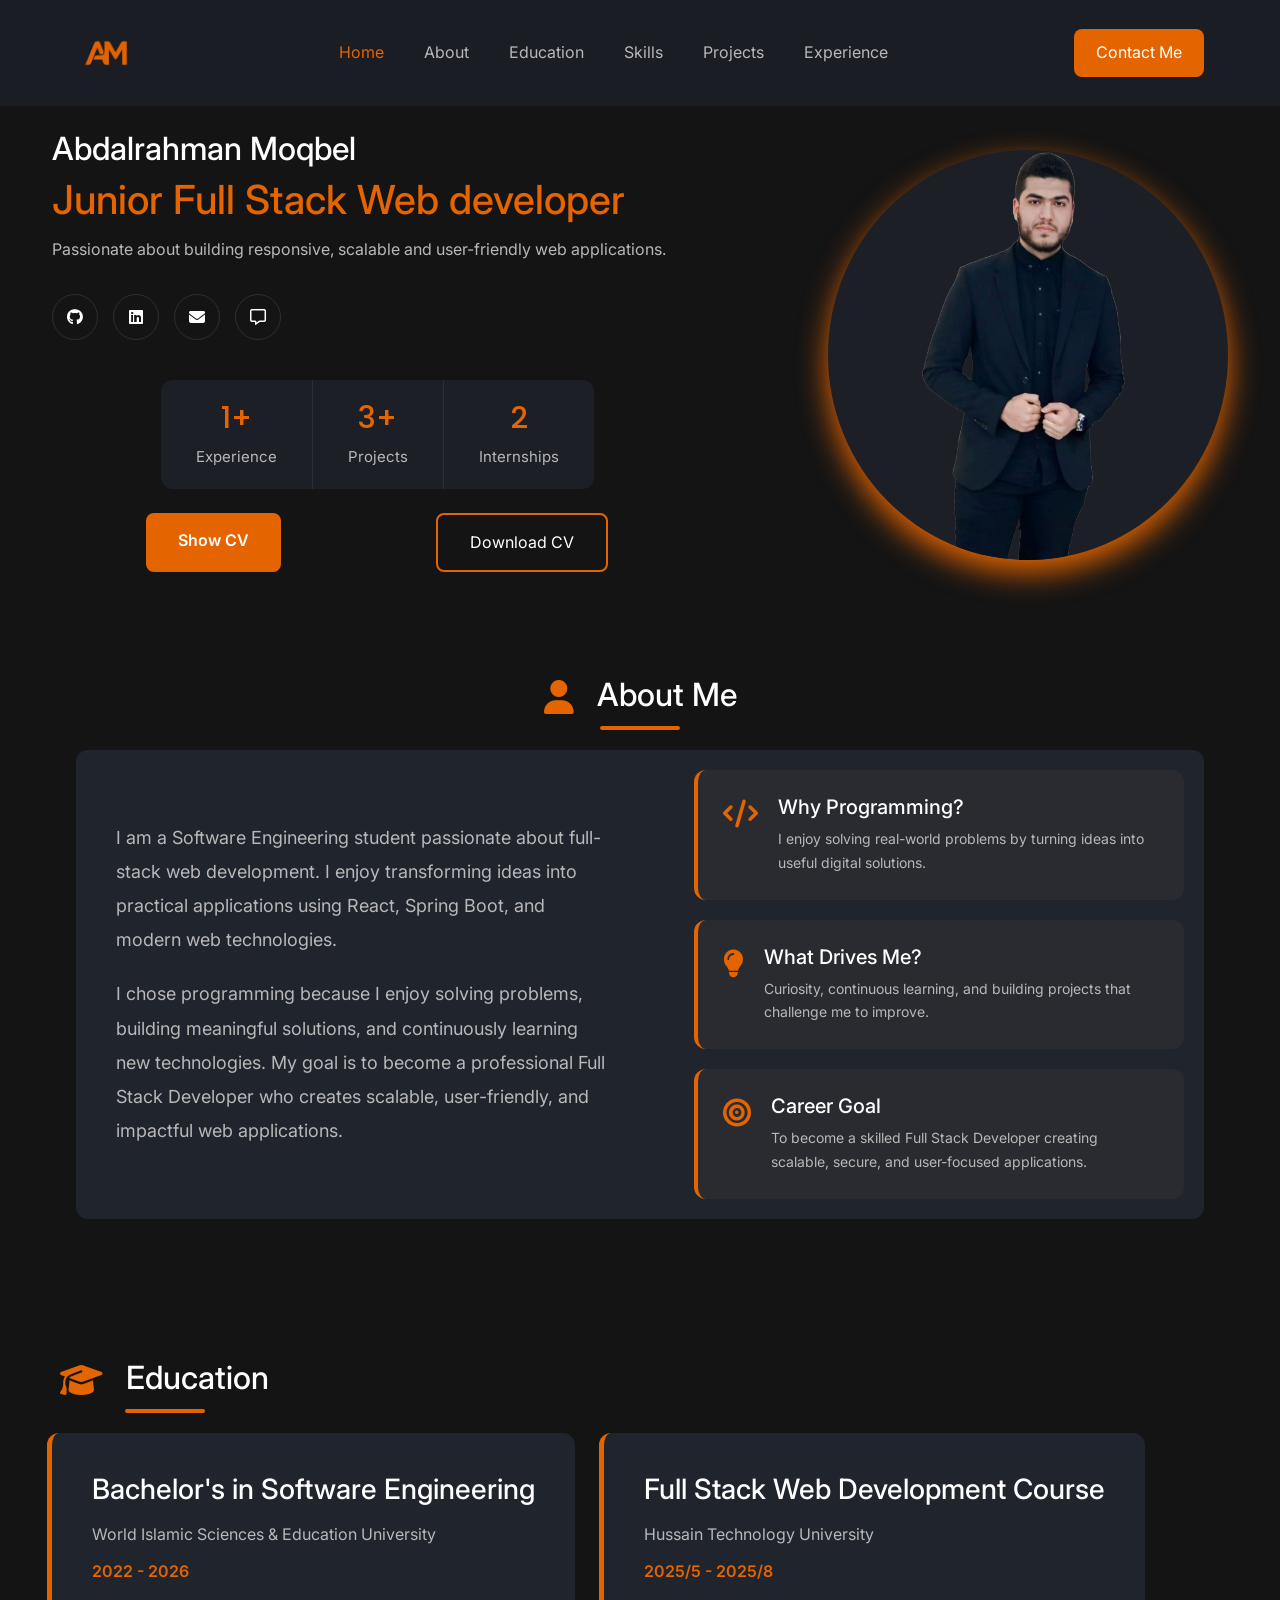
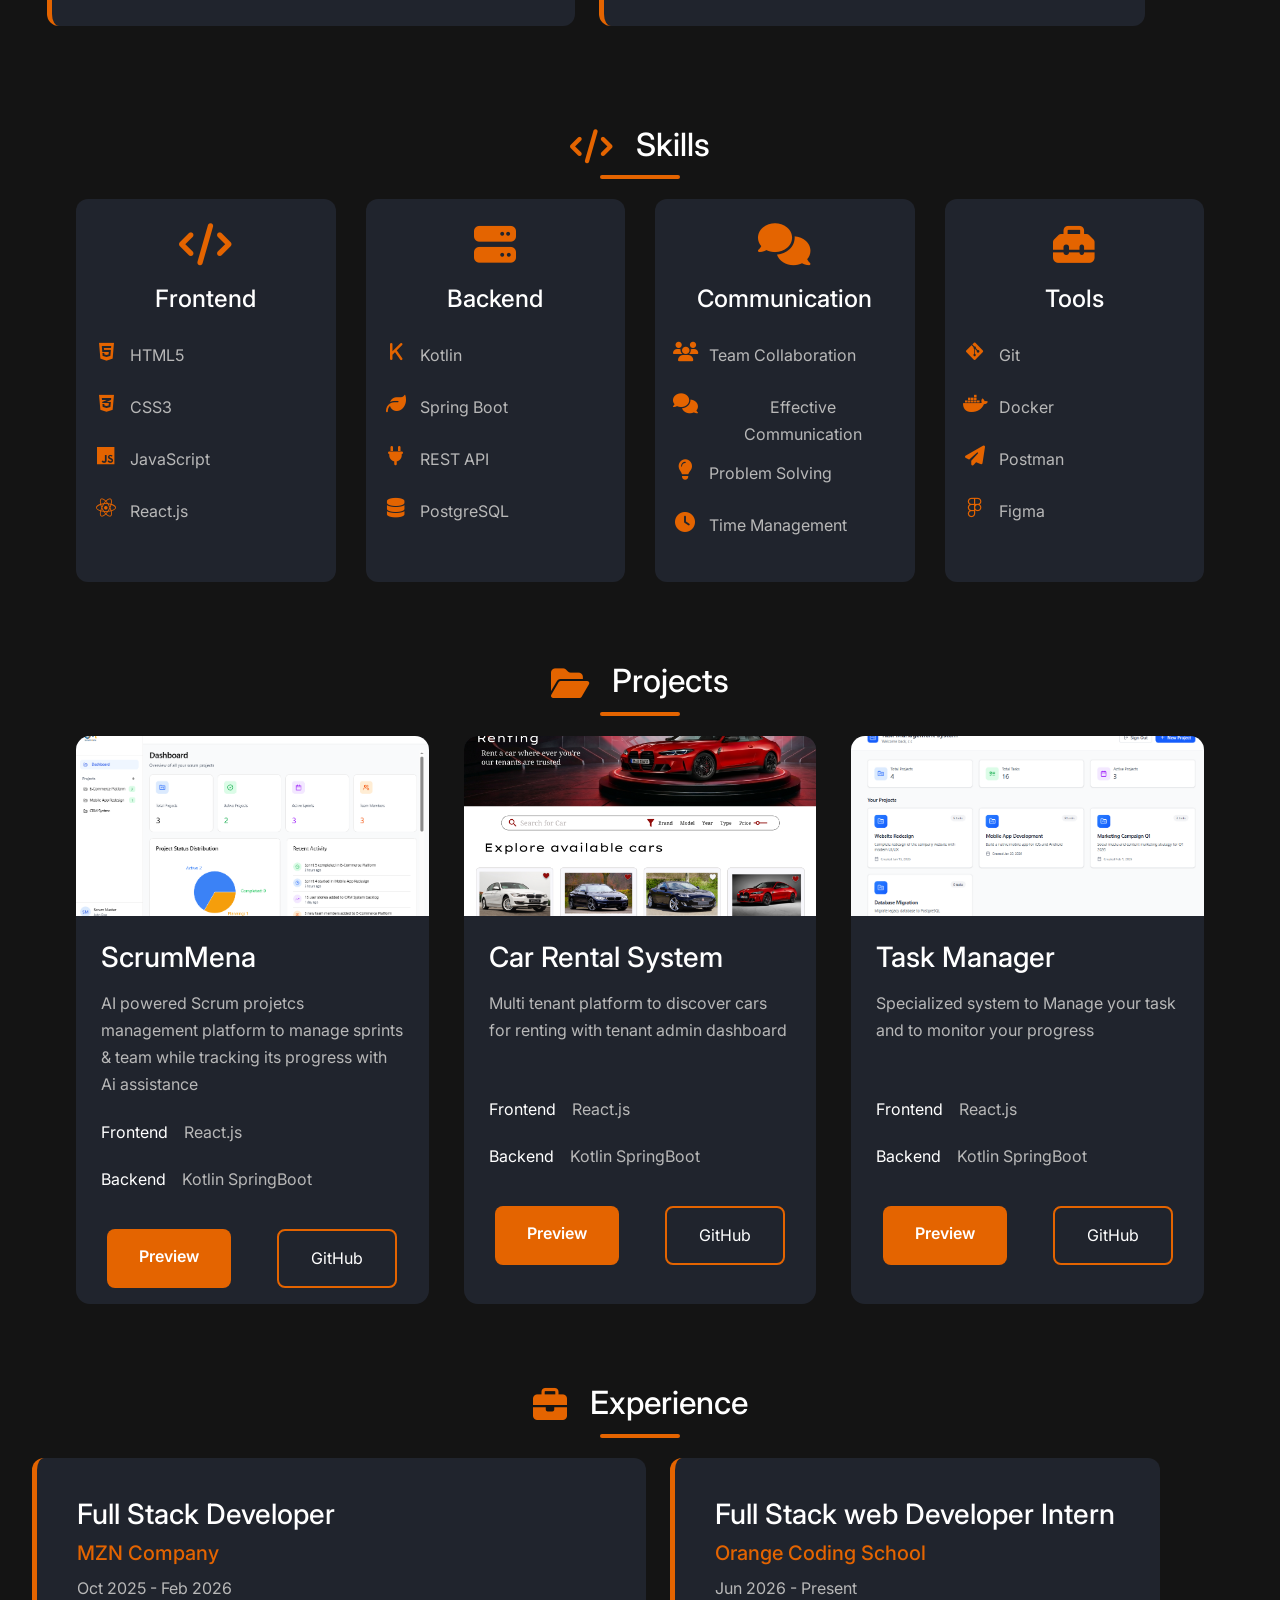
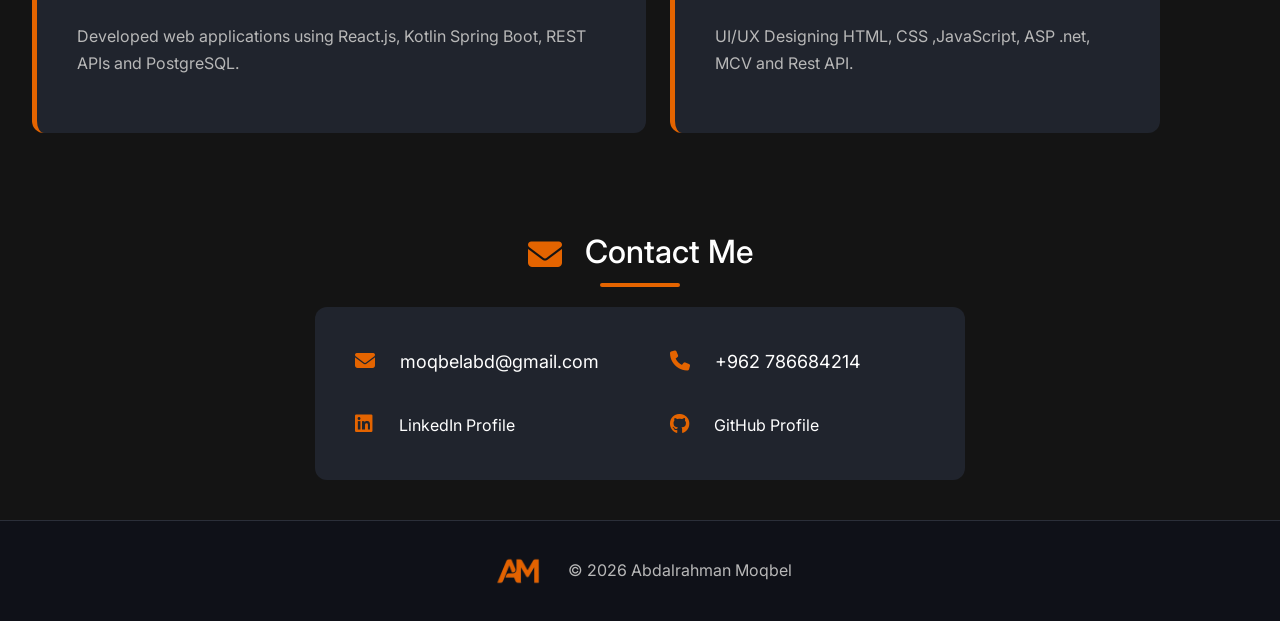
<file: portfolio.html>
<!DOCTYPE html>
<html lang="en">

<head>

    <meta charset="UTF-8">
    <meta name="viewport" content="width=device-width, initial-scale=1.0">

    <title>Abdalrahman Moqbel | Portfolio</title>

    <link href="https://cdn.jsdelivr.net/npm/bootstrap@5.3.3/dist/css/bootstrap.min.css" rel="stylesheet">

    <link rel="stylesheet"
        href="https://cdnjs.cloudflare.com/ajax/libs/font-awesome/6.5.1/css/all.min.css">

    <link rel="stylesheet" href="styles/styles.css">

</head>

<body>


    <nav class="navbar navbar-expand-lg  navbar-dark fixed-top">

        <div class="container">

            <a class="navbar-brand logo" href="#">
                <span class="logo-text"><img class="logo-img" src="images/Brand logo.png"></span>
            </a>

            <button class="navbar-toggler"
                type="button"
                data-bs-toggle="collapse"
                data-bs-target="#navbar">

                <span class="navbar-toggler-icon"></span>

            </button>

            <div class="collapse navbar-collapse justify-content-center"
                id="navbar">

                <ul class="navbar-nav">

                    <li class="nav-item">
                        <a class="nav-link active" href="#hero">Home</a>
                    </li>

                    <li class="nav-item">
                        <a class="nav-link" href="#about">About</a>
                    </li>

                    <li class="nav-item">
                        <a class="nav-link" href="#education">Education</a>
                    </li>

                    <li class="nav-item">
                        <a class="nav-link" href="#skills">Skills</a>
                    </li>

                    <li class="nav-item">
                        <a class="nav-link" href="#projects">Projects</a>
                    </li>

                    <li class="nav-item">
                        <a class="nav-link" href="#experience">Experience</a>
                    </li>


                </ul>

            </div>

            <a href="#contact" class="contact-btn">
                Contact Me
            </a>

        </div>

    </nav>

    <script>
        document.addEventListener("click", function (event) {

    const navbar = document.querySelector(".navbar-collapse");

    const toggler = document.querySelector(".navbar-toggler");

    if (
        navbar.classList.contains("show") &&
        !navbar.contains(event.target) &&
        !toggler.contains(event.target)
    ) {
        bootstrap.Collapse.getInstance(navbar).hide();
    }

});
    </script>
    
    <section id="hero">
        <div class="container hero">
            <div class="hero-content">
             <h2> Abdalrahman Moqbel</h2>
             <h1 class="jop-title"> Junior Full Stack Web developer</h1> 
             <p class="hero-text">
                        Passionate about building responsive,
                        scalable and user-friendly web applications.
                    </p>
                    
                    <div class="social-icons">
                        <a href="https://github.com/moqbelAbd" target="_blank"><i class="fab fa-github"></i></a>
                        <a href="https://www.linkedin.com/in/abdalrahman-moqbil-663b1326a" target="_blank"><i class="fab fa-linkedin"></i></a>
                        <a href="mailto:moqbelabd@gmail.com" target="_blank"><i class="fas fa-envelope"></i></a>
                        <a href="https://wa.me/qr/4VLVY4Q4TQ33L1" target="_blank"><i class="fa-regular fa-message"></i></a>

                    </div>
 
                    <div class="stats">

                        <div class="stat">
                            <h3>1+</h3>
                            <p>Experience</p>
                        </div>

                        <div class="stat">
                            <h3>3+</h3>
                            <p>Projects</p>
                        </div>

                        <div class="stat">
                            <h3>2</h3>
                            <p>Internships</p>
                        </div>

                    </div>

                    <div class="hero-actions">
                        
                        <a href="files/Abdalrahman_Moqbil Resume.pdf"
                            class="btn-primary show-cv" target="_blank">
                                Show CV </a>

                                <a href="files/Abdalrahman_Moqbil Resume.pdf"
                                    class="btn-secondary"  download>
                                        Download CV </a>
                     </div>
            </div>
                
            <div class="circle">
              <div class="profile-image">
                <img src="images/Profile image.png" alt="Profile Image">
               </div>

            </div>
    </section>



<section id="about">

    <div class="container">

        <h2 class="section-title">
        <i class="fa-solid fa-user"></i>
        About Me
        </h2>

        <div class="about-container">

            <div class="about-content">
                <p>
                    I am a Software Engineering student passionate about
                    full-stack web development. I enjoy transforming ideas
                    into practical applications using React, Spring Boot,
                    and modern web technologies.
                </p>

                <p>
                    I chose programming because I enjoy solving problems,
                    building meaningful solutions, and continuously learning
                    new technologies. My goal is to become a professional
                    Full Stack Developer who creates scalable, user-friendly,
                    and impactful web applications.
                </p>

            </div>

            <div class="about-highlights">

                <div class="highlight-card">
                    <i class="fas fa-code"></i>

                    <div>

                        <h5>Why Programming?</h5>
                        <p class="highlight-card-text">
                            I enjoy solving real-world problems by turning
                            ideas into useful digital solutions.
                        </p>

                    </div>
                </div>

                <div class="highlight-card">
                    <i class="fas fa-lightbulb"></i>

                    <div>

                        <h5>What Drives Me?</h4>
                        <p class="highlight-card-text">
                            Curiosity, continuous learning, and building
                            projects that challenge me to improve.
                        </p>

                    </div>
                </div>

                <div class="highlight-card">
                    <i class="fas fa-bullseye"></i>

                    <div>

                        <h5>Career Goal</h5>
                        <p class="highlight-card-text">
                            To become a skilled Full Stack Developer creating
                            scalable, secure, and user-focused applications.
                        </p>

                    </div>
                </div>
            </div>
        </div>

    </div>

</section>
    

    <section id="education">
        <h2 class="section-title">
            <i class="fa-solid fa-graduation-cap"></i>
            Education
        </h2>

        <div class="container education-cards">

            <div class="education-card">

                <h3>
                    Bachelor's in Software Engineering
                </h3>

                <p>
                    World Islamic Sciences &
                    Education University
                </p>

                <span>   2022 - 2026 </span>

            </div>

                <div class="education-card">

                <h3>
                    Full Stack Web Development Course
                </h3>

                <p>
                    Hussain Technology University
                </p>

                <span>   2025/5 - 2025/8 </span>

            </div>

        </div>
    </section>


    

    <section id="skills">

        <div class="container skills-section">

            <h2 class="section-title">
                <i class="fa-solid fa-code"></i>
                Skills
            </h2>

           <div class="skills-grid">

    
    <div class="skill-card">

        <i class="fas fa-code section-icon"></i>
        <h4>Frontend</h4>

        <ul class="skill-list">

            <li><i class="fa-brands fa-html5"></i> HTML5</li>
            <li><i class="fa-brands fa-css3-alt"></i> CSS3</li>
            <li><i class="fa-brands fa-js"></i> JavaScript</li>
            <li><i class="fa-brands fa-react"></i> React.js</li>

        </ul>

    </div>

    
    <div class="skill-card">

        <i class="fas fa-server section-icon"></i>
        <h4>Backend</h4>

        <ul class="skill-list">

            <li><i class="fa-solid fa-k"></i> Kotlin</li>
            <li><i class="fa-solid fa-leaf"></i> Spring Boot</li>
            <li><i class="fa-solid fa-plug"></i> REST API</li>
            <li><i class="fa-solid fa-database"></i> PostgreSQL</li>

        </ul>

    </div>

    <div class="skill-card">

    <i class="fas fa-comments section-icon"></i>

    <h4>Communication</h4>

    <ul class="skill-list">
        <li><i class="fa-solid fa-users"></i> Team Collaboration</li>
        <li><i class="fa-solid fa-comments"></i> Effective Communication</li>
        <li><i class="fa-solid fa-lightbulb"></i> Problem Solving</li>
        <li><i class="fa-solid fa-clock"></i> Time Management</li>
    </ul>

</div>

 
    <div class="skill-card">

        <i class="fas fa-toolbox section-icon"></i>

        <h4>Tools</h4>

        <ul class="skill-list">

            <li><i class="fa-brands fa-git-alt"></i> Git</li>
            <li><i class="fa-brands fa-docker"></i> Docker</li>
            <li><i class="fa-solid fa-paper-plane"></i> Postman</li>
            <li><i class="fa-brands fa-figma"></i> Figma</li>

        </ul>

    </div>
    </div>

</div>
    </section>


    

    <section id="projects">

        <div class="container">

            <h2 class="section-title">
                <i class="fa-solid fa-folder-open"></i>
                Projects
            </h2>

            <div class="projects-grid">

                <div class="project-card">

                    <img src="images/ScrumMena .png"
                        alt="Project">

                    <div class="project-content">
                        <h3>
                            ScrumMena
                        </h3>

                        <p class="project-description">
                            AI powered Scrum projetcs management platform to manage sprints & team 
                            while tracking its progress with Ai assistance
                        </p>
                            
                        <div class="tech-stack">
                            <div class="stack-row">
                                <span class="technology-type"> Frontend </span>
                                 <p class="technology">React.js </p>
                                 </div>

                            <div class="stack-row">
                                <span class="technology-type"> Backend </span>
                                 <p class="technology">Kotlin SpringBoot </p>
                                 </div>
                                                       
                                </div>

                        </div>

                        <div class="project-footer">
                         <a href="#" class="btn-primary">
                            Preview
                        </a>
                        <a href="https://github.com/ittsmoa/Scrum-Project-Management--System.git" class="btn-secondary">
                            GitHub
                        </a>
                </div>
                </div>

                <div class="project-card">

                    <img src="images/car rental .png"
                        alt="Project">

                    <div class="project-content">
                        <h3>
                            Car Rental System
                        </h3>

                        <p class="project-description">
                            Multi tenant platform to discover cars
                            for renting with tenant admin dashboard
                        </p>
                            
                        <div class="tech-stack">
                            <div class="stack-row">
                                <span class="technology-type"> Frontend </span>
                                 <p class="technology">React.js </p>
                                 </div>

                            <div class="stack-row">
                                <span class="technology-type"> Backend </span>
                                 <p class="technology">Kotlin SpringBoot </p>
                                 </div>
                                                       
                                </div>

                        </div>

                        <div class="project-footer">
                         <a href="#" class="btn-primary">
                            Preview
                        </a>
                        <a href="#" class="btn-secondary">
                            GitHub
                        </a>
                </div>
                </div>

                <div class="project-card">

                    <img src="images/Task managment.png"
                        alt="Project">

                    <div class="project-content">
                        <h3>
                            Task Manager
                        </h3>

                        <p class="project-description">
                            Specialized system to Manage your task and to monitor your progress
                        </p>
                            
                        <div class="tech-stack">
                            <div class="stack-row">
                                <span class="technology-type"> Frontend </span>
                                 <p class="technology">React.js </p>
                                 </div>

                            <div class="stack-row">
                                <span class="technology-type"> Backend </span>
                                 <p class="technology">Kotlin SpringBoot </p>
                                 </div>
                                                       
                                </div>

                        </div>

                        <div class="project-footer">
                        <a href="#" class="btn-primary">
                            Preview
                        </a>
                        <a href="https://github.com/moqbelAbd/TaskManagment.git" class="btn-secondary">
                            GitHub
                        </a>
                </div>
                </div>

            </div>
        </div>

    </section>


    

    <section id="experience">

           <h2 class="section-title">
                <i class="fa-solid fa-briefcase"></i>
                Experience
            </h2>

        <div class="container experience-cards">

            <div class="experience-card">
                <h3>
                    Full Stack Developer 
                </h3>

                <h5> MZN Company </h5>

                <span>Oct 2025 - Feb 2026 </span>

                <p>
                    Developed web applications using
                    React.js, Kotlin Spring Boot,
                    REST APIs and PostgreSQL.
                </p>
            </div>

                        <div class="experience-card">
                <h3>
                    Full Stack web Developer Intern
                </h3>

                <h5> Orange Coding School </h5>

                <span>Jun 2026 - Present </span>

                <p>
                    UI/UX Designing
                    HTML, CSS ,JavaScript, 
                    ASP .net,
                    MCV and Rest API.
                </p>

            </div>

        </div>

    </section>


    

    <section id="contact">

        <div class="container">

           <h2 class="section-title">
                <i class="fa-solid fa-envelope"></i>
                Contact Me
            </h2>

            <div class="contact-info">
                <p>
                    <i class="fas fa-envelope"></i>
                    moqbelabd@gmail.com
                </p>

                <p>
                    <i class="fas fa-phone"></i>
                    +962 786684214
                </p>

                <a href="https://www.linkedin.com/in/abdalrahman-moqbil-663b1326a" target="_blank">
                    <i class="fab fa-linkedin"></i>
                    LinkedIn Profile
                </a>

                <a href="https://github.com/moqbelAbd" target="_blank">
                    <i class="fab fa-github"></i>
                    GitHub Profile
                </a>

            </div>

        </div>
    </section>



    <footer>

        <div class="container footer">

            <span class="logo-text"><img class="logo-img" src="images/Brand logo.png" alt="Logo"></span>

            <p>
                © 2026 Abdalrahman Moqbel
            </p>


        </div>

    </footer>


    <script src="https://cdn.jsdelivr.net/npm/bootstrap@5.3.3/dist/js/bootstrap.bundle.min.js"></script>

</body>

</html>
</file>
<file: styles/styles.css>
/* ===========================
   GOOGLE FONTS
=========================== */

@import url('https://fonts.googleapis.com/css2?family=Inter:wght@300;400;500;600;700&family=Poppins:wght@500;600;700;800&display=swap');

@import url('reset.css');
@import url('variables.css');
@import url('button.css');
@import url('sections/navbar.css');
@import url('sections/hero.css');
@import url('sections/about.css');
@import url('sections/education.css');
@import url('sections/skills.css');
@import url('sections/projects.css');
@import url('sections/experience.css');
@import url('sections/contact.css');
@import url('sections/footer.css');




/* ===========================
   SCROLLBAR
=========================== */

::-webkit-scrollbar{

    width:10px;

}

::-webkit-scrollbar-track{

    background:#111;

}

::-webkit-scrollbar-thumb{

    background:var(--primary);

    border-radius:10px;

}

::-webkit-scrollbar-thumb:hover{

    background:var(--primary-hover);

}



@media(max-width:768px){

section{
    padding:40px 0;
}

.btn-secondary-custom{
    margin-left:0;
}

}


@media(max-width:480px){

.logo{
    font-size:24px;
}

.section-title{
    font-size:30px;
}

}
</file>
